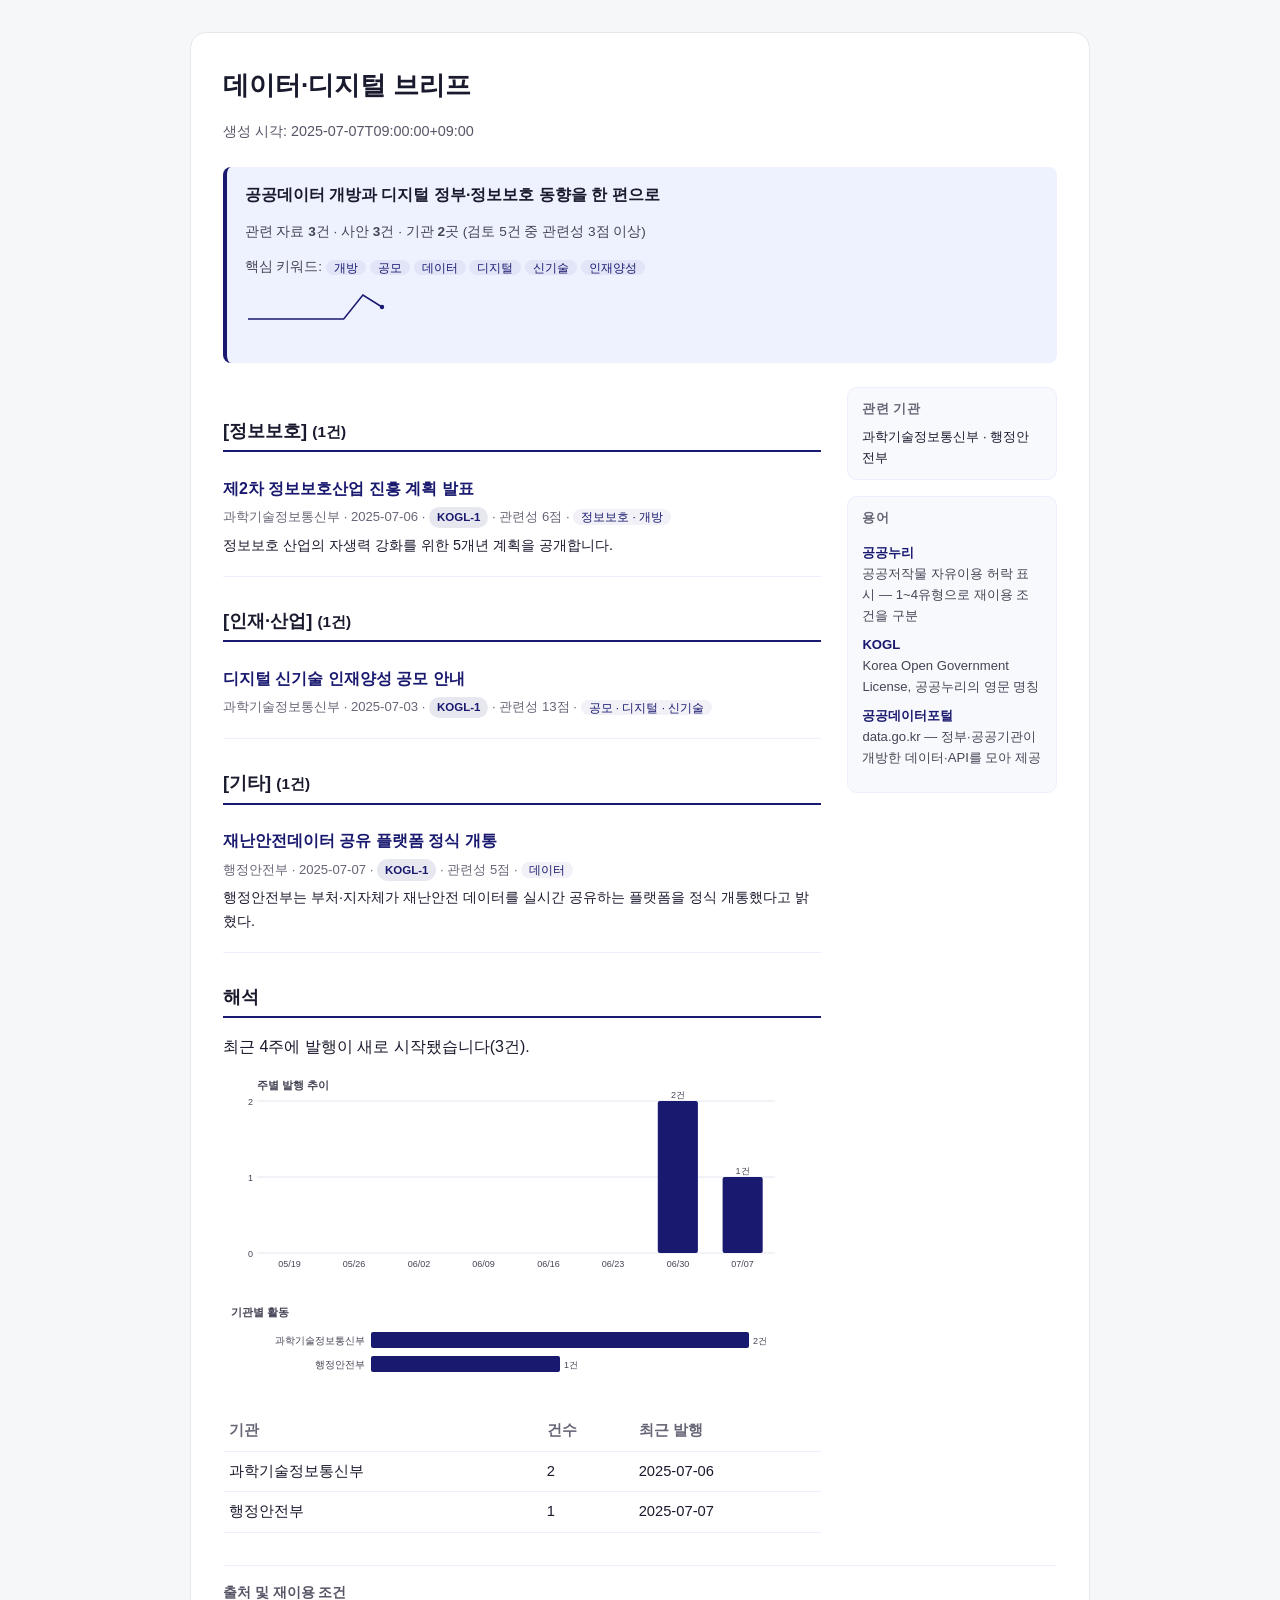
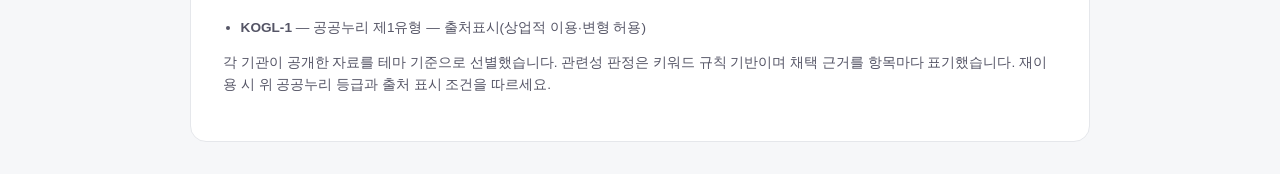
<file: examples/demo-brief.html>
<!DOCTYPE html>
<html lang="ko"><head><meta charset="utf-8">
<meta name="viewport" content="width=device-width, initial-scale=1">
<title>데이터·디지털 브리프</title>
<style>:root { color-scheme: light dark; }
* { box-sizing: border-box; }
body { font-family: -apple-system, "Segoe UI", "Malgun Gothic", sans-serif;
  line-height: 1.6; margin: 0; padding: 2rem 1rem; background: #f6f7f9; color: #1a1a2e; }
main { max-width: 900px; margin: 0 auto; background: #fff; border: 1px solid #e5e7eb;
  border-radius: 16px; padding: 2rem; }
h1 { font-size: 1.6rem; margin: 0 0 .5rem; }
.meta { color: #556; font-size: .9rem; margin-bottom: 1.5rem; }
.warn { color: #b00020; }
.stats { display: flex; gap: 1rem; flex-wrap: wrap; margin: 1rem 0 2rem; }
.stat { background: #eef2ff; border-radius: 12px; padding: .6rem 1rem; }
.stat b { display: block; font-size: 1.4rem; }
h2 { font-size: 1.15rem; margin: 1.8rem 0 .6rem; padding-bottom: .3rem;
  border-bottom: 2px solid #191970; }
table { width: 100%; border-collapse: collapse; font-size: .92rem; }
th, td { text-align: left; padding: .5rem .4rem; border-bottom: 1px solid #eef; vertical-align: top; }
th { color: #667; font-weight: 600; }
td.date { white-space: nowrap; color: #556; width: 6.5rem; }
a { color: #191970; text-decoration: none; }
a:hover { text-decoration: underline; }
.badge { display: inline-block; font-size: .72rem; font-weight: 700; white-space: nowrap;
  padding: .1rem .5rem; border-radius: 999px; background: rgba(25,25,112,.1); color: #191970; }
.badge.unknown { background: #eee; color: #667; }
.badge.new { background: #e8f7ee; color: #0b7a3b; }
.stat.new { background: #e8f7ee; }
.digest { background: #f8f9fc; border: 1px solid #eef; border-radius: 12px;
  padding: .2rem 1rem .8rem; margin: 0 0 1.5rem; }
.digest h2 { border: none; margin: .8rem 0 .4rem; font-size: 1rem; }
.digest dl { display: grid; grid-template-columns: 4rem 1fr; gap: .3rem .6rem; margin: 0; font-size: .9rem; }
.digest dt { color: #667; font-weight: 600; }
.digest dd { margin: 0; }
.chip { display: inline-block; background: rgba(25,25,112,.07); border-radius: 999px;
  padding: .05rem .55rem; margin: 0 .25rem .25rem 0; }
.chip b { color: #191970; }
footer { margin-top: 2rem; padding-top: 1rem; border-top: 1px solid #eef; font-size: .85rem; color: #556; }
footer ul { padding-left: 1.1rem; }
@media (prefers-color-scheme: dark) {
  body { background: #0f1117; color: #e6e8ef; }
  main { background: #171a21; border-color: #262a35; }
  .stat { background: #1e2330; } th, td { border-color: #262a35; }
  a, h2 { color: #9aa8ff; } h2 { border-color: #9aa8ff; }
  .badge { background: rgba(154,168,255,.15); color: #9aa8ff; }
  .badge.new { background: rgba(52,199,123,.15); color: #57d78f; }
  .stat.new { background: rgba(52,199,123,.12); }
  .digest { background: #12151c; border-color: #262a35; }
  .chip { background: rgba(154,168,255,.12); } .chip b { color: #9aa8ff; }
}
.theme-box { background: #eef2ff; border-left: 4px solid #191970; border-radius: 8px;
  padding: .9rem 1.1rem; margin: 0 0 1.5rem; }
.theme-box .lead { font-weight: 600; margin: 0 0 .3rem; }
.theme-box .kw { font-size: .85rem; color: #445; }
.layout { display: grid; grid-template-columns: 1fr 210px; gap: 1.6rem; align-items: start; }
aside .card { background: #f8f9fc; border: 1px solid #eef; border-radius: 10px;
  padding: .7rem .9rem; margin-bottom: 1rem; font-size: .82rem; }
aside h3 { font-size: .8rem; margin: 0 0 .4rem; color: #667; text-transform: uppercase;
  letter-spacing: .04em; }
aside dt { font-weight: 700; color: #191970; margin-top: .5rem; }
aside dd { margin: 0; color: #445; }
.issue { border-bottom: 1px solid #eef; padding: .9rem 0; }
.issue:last-child { border-bottom: none; }
.issue h3 { font-size: 1rem; margin: 0 0 .3rem; }
.issue .line { font-size: .82rem; color: #667; margin-bottom: .35rem; }
.issue p { margin: .3rem 0; font-size: .9rem; }
.issue .related { margin: .4rem 0 0; padding-left: 1rem; font-size: .84rem; color: #556; }
.evidence { background: rgba(25,25,112,.06); border-radius: 999px; padding: .05rem .5rem;
  font-size: .74rem; color: #191970; }
.chart { margin: .6rem 0 1.2rem; overflow-x: auto; }
.grid2 { display: grid; grid-template-columns: 1fr 1fr; gap: 1.2rem; }
@media print { body { background: #fff; padding: 0; } main { border: none; border-radius: 0; }
  .layout { grid-template-columns: 1fr 180px; } a { color: #000; } }
@media (max-width: 720px) { .layout, .grid2 { grid-template-columns: 1fr; } }
@media (prefers-color-scheme: dark) {
  .theme-box { background: rgba(154,168,255,.1); border-left-color: #9aa8ff; }
  .theme-box .kw, .issue .line, aside dd { color: #9aa5b4; }
  aside .card { background: #12151c; border-color: #262a35; }
  aside dt { color: #9aa8ff; }
  .evidence { background: rgba(154,168,255,.15); color: #9aa8ff; }
}
</style></head><body><main>
<h1>데이터·디지털 브리프</h1>
<p class="meta">생성 시각: 2025-07-07T09:00:00+09:00</p>
<div class="theme-box">
<p class="lead">공공데이터 개방과 디지털 정부·정보보호 동향을 한 편으로</p>
<p class="kw">관련 자료 <b>3</b>건 · 사안 <b>3</b>건 · 기관 <b>2</b>곳 (검토 5건 중 관련성 3점 이상)</p>
<p class="kw">핵심 키워드: <span class="evidence">개방</span> <span class="evidence">공모</span> <span class="evidence">데이터</span> <span class="evidence">디지털</span> <span class="evidence">신기술</span> <span class="evidence">인재양성</span> </p>
<div class="chart"><svg xmlns="http://www.w3.org/2000/svg" width="140" height="30" viewBox="0 0 140 30" role="img"><polyline points="3.0,27.0 22.1,27.0 41.3,27.0 60.4,27.0 79.6,27.0 98.7,27.0 117.9,3.0 137.0,15.0" fill="none" stroke="#191970" stroke-width="1.5"/><circle cx="137.0" cy="15.0" r="2.2" fill="#191970"/></svg></div>
</div>
<div class="layout"><div>
<h2>[정보보호] <small>(1건)</small></h2>
<article class="issue">
<h3><a href="https://apis.data.go.kr/notice/2001" target="_blank" rel="noopener noreferrer">제2차 정보보호산업 진흥 계획 발표</a></h3>
<p class="line">과학기술정보통신부 · 2025-07-06 · <span class="badge" title="공공누리 제1유형 — 출처표시(상업적 이용·변형 허용)">KOGL-1</span> · 관련성 6점 · <span class="evidence">정보보호 · 개방</span></p>
<p>정보보호 산업의 자생력 강화를 위한 5개년 계획을 공개합니다.</p>
</article>
<h2>[인재·산업] <small>(1건)</small></h2>
<article class="issue">
<h3><a href="https://apis.data.go.kr/notice/2002" target="_blank" rel="noopener noreferrer">디지털 신기술 인재양성 공모 안내</a></h3>
<p class="line">과학기술정보통신부 · 2025-07-03 · <span class="badge" title="공공누리 제1유형 — 출처표시(상업적 이용·변형 허용)">KOGL-1</span> · 관련성 13점 · <span class="evidence">공모 · 디지털 · 신기술</span></p>
</article>
<h2>[기타] <small>(1건)</small></h2>
<article class="issue">
<h3><a href="https://www.mois.go.kr/notice/1001" target="_blank" rel="noopener noreferrer">재난안전데이터 공유 플랫폼 정식 개통</a></h3>
<p class="line">행정안전부 · 2025-07-07 · <span class="badge" title="공공누리 제1유형 — 출처표시(상업적 이용·변형 허용)">KOGL-1</span> · 관련성 5점 · <span class="evidence">데이터</span></p>
<p>행정안전부는 부처·지자체가 재난안전 데이터를 실시간 공유하는 플랫폼을 정식 개통했다고 밝혔다.</p>
</article>
<h2>해석</h2>
<p>최근 4주에 발행이 새로 시작됐습니다(3건).</p>
<div class="chart"><svg xmlns="http://www.w3.org/2000/svg" width="560" height="200" viewBox="0 0 560 200" role="img" font-family="sans-serif"><text x="34" y="14" font-size="11" font-weight="600" fill="#445">주별 발행 추이</text><line x1="34" y1="178.0" x2="552" y2="178.0" stroke="#e3e6ef" stroke-width="1"/><text x="30" y="181.5" text-anchor="end" font-size="9" fill="#445">0</text><line x1="34" y1="102.0" x2="552" y2="102.0" stroke="#e3e6ef" stroke-width="1"/><text x="30" y="105.5" text-anchor="end" font-size="9" fill="#445">1</text><line x1="34" y1="26.0" x2="552" y2="26.0" stroke="#e3e6ef" stroke-width="1"/><text x="30" y="29.5" text-anchor="end" font-size="9" fill="#445">2</text><rect x="46.3" y="178.0" width="40.1" height="0.0" rx="2" fill="#191970"/><text x="66.4" y="192" text-anchor="middle" font-size="9" fill="#445">05/19</text><rect x="111.1" y="178.0" width="40.1" height="0.0" rx="2" fill="#191970"/><text x="131.1" y="192" text-anchor="middle" font-size="9" fill="#445">05/26</text><rect x="175.8" y="178.0" width="40.1" height="0.0" rx="2" fill="#191970"/><text x="195.9" y="192" text-anchor="middle" font-size="9" fill="#445">06/02</text><rect x="240.6" y="178.0" width="40.1" height="0.0" rx="2" fill="#191970"/><text x="260.6" y="192" text-anchor="middle" font-size="9" fill="#445">06/09</text><rect x="305.3" y="178.0" width="40.1" height="0.0" rx="2" fill="#191970"/><text x="325.4" y="192" text-anchor="middle" font-size="9" fill="#445">06/16</text><rect x="370.1" y="178.0" width="40.1" height="0.0" rx="2" fill="#191970"/><text x="390.1" y="192" text-anchor="middle" font-size="9" fill="#445">06/23</text><rect x="434.8" y="26.0" width="40.1" height="152.0" rx="2" fill="#191970"/><text x="454.9" y="23.0" text-anchor="middle" font-size="9" fill="#445">2건</text><text x="454.9" y="192" text-anchor="middle" font-size="9" fill="#445">06/30</text><rect x="499.6" y="102.0" width="40.1" height="76.0" rx="2" fill="#191970"/><text x="519.6" y="99.0" text-anchor="middle" font-size="9" fill="#445">1건</text><text x="519.6" y="192" text-anchor="middle" font-size="9" fill="#445">07/07</text></svg></div>
<div class="chart"><svg xmlns="http://www.w3.org/2000/svg" width="560" height="82" viewBox="0 0 560 82" role="img" font-family="sans-serif"><text x="8" y="14" font-size="11" font-weight="600" fill="#445">기관별 활동</text><text x="142" y="41.5" text-anchor="end" font-size="10" fill="#445">과학기술정보통신부</text><rect x="148" y="30.0" width="378.0" height="16" rx="2" fill="#191970"/><text x="530.0" y="41.5" font-size="9" fill="#445">2건</text><text x="142" y="65.5" text-anchor="end" font-size="10" fill="#445">행정안전부</text><rect x="148" y="54.0" width="189.0" height="16" rx="2" fill="#191970"/><text x="341.0" y="65.5" font-size="9" fill="#445">1건</text></svg></div>
<table><thead><tr><th>기관</th><th>건수</th><th>최근 발행</th></tr></thead><tbody>
<tr><td>과학기술정보통신부</td><td>2</td><td>2025-07-06</td></tr>
<tr><td>행정안전부</td><td>1</td><td>2025-07-07</td></tr>
</tbody></table>
</div>
<aside>
<div class="card"><h3>관련 기관</h3>
<div>과학기술정보통신부 · 행정안전부</div></div>
<div class="card"><h3>용어</h3><dl>
<dt>공공누리</dt><dd>공공저작물 자유이용 허락 표시 — 1~4유형으로 재이용 조건을 구분</dd>
<dt>KOGL</dt><dd>Korea Open Government License, 공공누리의 영문 명칭</dd>
<dt>공공데이터포털</dt><dd>data.go.kr — 정부·공공기관이 개방한 데이터·API를 모아 제공</dd>
</dl></div>
</aside></div>
<footer><strong>출처 및 재이용 조건</strong><ul>
<li><b>KOGL-1</b> — 공공누리 제1유형 — 출처표시(상업적 이용·변형 허용)</li>
</ul>
<p>각 기관이 공개한 자료를 테마 기준으로 선별했습니다. 관련성 판정은 키워드 규칙 기반이며 채택 근거를 항목마다 표기했습니다. 재이용 시 위 공공누리 등급과 출처 표시 조건을 따르세요.</p></footer>
</main></body></html>
</file>
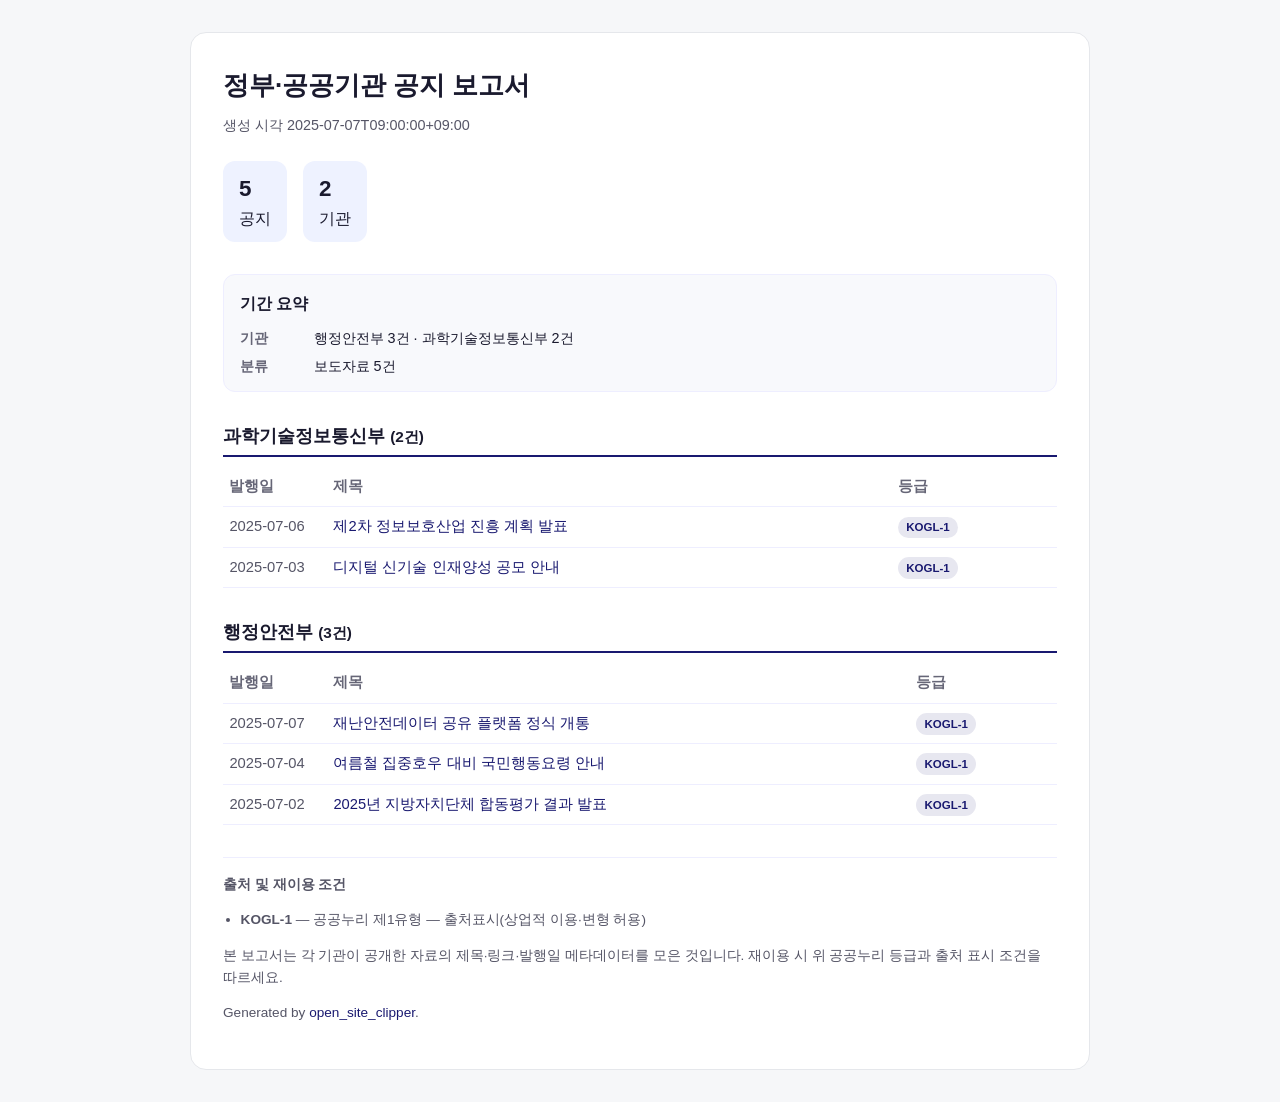
<file: examples/demo-report.html>
<!doctype html>
<html lang="ko"><head><meta charset="utf-8">
<meta name="viewport" content="width=device-width, initial-scale=1">
<title>정부·공공기관 공지 보고서</title>
<style>:root { color-scheme: light dark; }
* { box-sizing: border-box; }
body { font-family: -apple-system, "Segoe UI", "Malgun Gothic", sans-serif;
  line-height: 1.6; margin: 0; padding: 2rem 1rem; background: #f6f7f9; color: #1a1a2e; }
main { max-width: 900px; margin: 0 auto; background: #fff; border: 1px solid #e5e7eb;
  border-radius: 16px; padding: 2rem; }
h1 { font-size: 1.6rem; margin: 0 0 .5rem; }
.meta { color: #556; font-size: .9rem; margin-bottom: 1.5rem; }
.warn { color: #b00020; }
.stats { display: flex; gap: 1rem; flex-wrap: wrap; margin: 1rem 0 2rem; }
.stat { background: #eef2ff; border-radius: 12px; padding: .6rem 1rem; }
.stat b { display: block; font-size: 1.4rem; }
h2 { font-size: 1.15rem; margin: 1.8rem 0 .6rem; padding-bottom: .3rem;
  border-bottom: 2px solid #191970; }
table { width: 100%; border-collapse: collapse; font-size: .92rem; }
th, td { text-align: left; padding: .5rem .4rem; border-bottom: 1px solid #eef; vertical-align: top; }
th { color: #667; font-weight: 600; }
td.date { white-space: nowrap; color: #556; width: 6.5rem; }
a { color: #191970; text-decoration: none; }
a:hover { text-decoration: underline; }
.badge { display: inline-block; font-size: .72rem; font-weight: 700; white-space: nowrap;
  padding: .1rem .5rem; border-radius: 999px; background: rgba(25,25,112,.1); color: #191970; }
.badge.unknown { background: #eee; color: #667; }
.badge.new { background: #e8f7ee; color: #0b7a3b; }
.stat.new { background: #e8f7ee; }
.digest { background: #f8f9fc; border: 1px solid #eef; border-radius: 12px;
  padding: .2rem 1rem .8rem; margin: 0 0 1.5rem; }
.digest h2 { border: none; margin: .8rem 0 .4rem; font-size: 1rem; }
.digest dl { display: grid; grid-template-columns: 4rem 1fr; gap: .3rem .6rem; margin: 0; font-size: .9rem; }
.digest dt { color: #667; font-weight: 600; }
.digest dd { margin: 0; }
.chip { display: inline-block; background: rgba(25,25,112,.07); border-radius: 999px;
  padding: .05rem .55rem; margin: 0 .25rem .25rem 0; }
.chip b { color: #191970; }
footer { margin-top: 2rem; padding-top: 1rem; border-top: 1px solid #eef; font-size: .85rem; color: #556; }
footer ul { padding-left: 1.1rem; }
@media (prefers-color-scheme: dark) {
  body { background: #0f1117; color: #e6e8ef; }
  main { background: #171a21; border-color: #262a35; }
  .stat { background: #1e2330; } th, td { border-color: #262a35; }
  a, h2 { color: #9aa8ff; } h2 { border-color: #9aa8ff; }
  .badge { background: rgba(154,168,255,.15); color: #9aa8ff; }
  .badge.new { background: rgba(52,199,123,.15); color: #57d78f; }
  .stat.new { background: rgba(52,199,123,.12); }
  .digest { background: #12151c; border-color: #262a35; }
  .chip { background: rgba(154,168,255,.12); } .chip b { color: #9aa8ff; }
}</style></head><body><main>
<h1>정부·공공기관 공지 보고서</h1>
<div class="meta">생성 시각 2025-07-07T09:00:00+09:00</div>
<div class="stats">
<div class="stat"><b>5</b>공지</div>
<div class="stat"><b>2</b>기관</div>
</div>
<section class="digest"><h2>기간 요약</h2><dl>
<dt>기관</dt><dd>행정안전부 3건 · 과학기술정보통신부 2건</dd>
<dt>분류</dt><dd>보도자료 5건</dd>
</dl></section>
<h2>과학기술정보통신부 <small>(2건)</small></h2>
<table><thead><tr><th>발행일</th><th>제목</th><th>등급</th></tr></thead><tbody>
<tr><td class="date">2025-07-06</td><td><a href="https://apis.data.go.kr/notice/2001" target="_blank" rel="noopener noreferrer">제2차 정보보호산업 진흥 계획 발표</a></td><td><span class="badge" title="공공누리 제1유형 — 출처표시(상업적 이용·변형 허용)">KOGL-1</span></td></tr>
<tr><td class="date">2025-07-03</td><td><a href="https://apis.data.go.kr/notice/2002" target="_blank" rel="noopener noreferrer">디지털 신기술 인재양성 공모 안내</a></td><td><span class="badge" title="공공누리 제1유형 — 출처표시(상업적 이용·변형 허용)">KOGL-1</span></td></tr>
</tbody></table>
<h2>행정안전부 <small>(3건)</small></h2>
<table><thead><tr><th>발행일</th><th>제목</th><th>등급</th></tr></thead><tbody>
<tr><td class="date">2025-07-07</td><td><a href="https://www.mois.go.kr/notice/1001" target="_blank" rel="noopener noreferrer">재난안전데이터 공유 플랫폼 정식 개통</a></td><td><span class="badge" title="공공누리 제1유형 — 출처표시(상업적 이용·변형 허용)">KOGL-1</span></td></tr>
<tr><td class="date">2025-07-04</td><td><a href="https://www.mois.go.kr/notice/1002" target="_blank" rel="noopener noreferrer">여름철 집중호우 대비 국민행동요령 안내</a></td><td><span class="badge" title="공공누리 제1유형 — 출처표시(상업적 이용·변형 허용)">KOGL-1</span></td></tr>
<tr><td class="date">2025-07-02</td><td><a href="https://www.mois.go.kr/notice/1003" target="_blank" rel="noopener noreferrer">2025년 지방자치단체 합동평가 결과 발표</a></td><td><span class="badge" title="공공누리 제1유형 — 출처표시(상업적 이용·변형 허용)">KOGL-1</span></td></tr>
</tbody></table>
<footer><strong>출처 및 재이용 조건</strong><ul>
<li><b>KOGL-1</b> — 공공누리 제1유형 — 출처표시(상업적 이용·변형 허용)</li>
</ul>
<p>본 보고서는 각 기관이 공개한 자료의 제목·링크·발행일 메타데이터를 모은 것입니다. 재이용 시 위 공공누리 등급과 출처 표시 조건을 따르세요.</p>
<p>Generated by <a href="https://github.com/corey1-cmd/open_site_clipper">open_site_clipper</a>.</p>
</footer></main></body></html>
</file>
